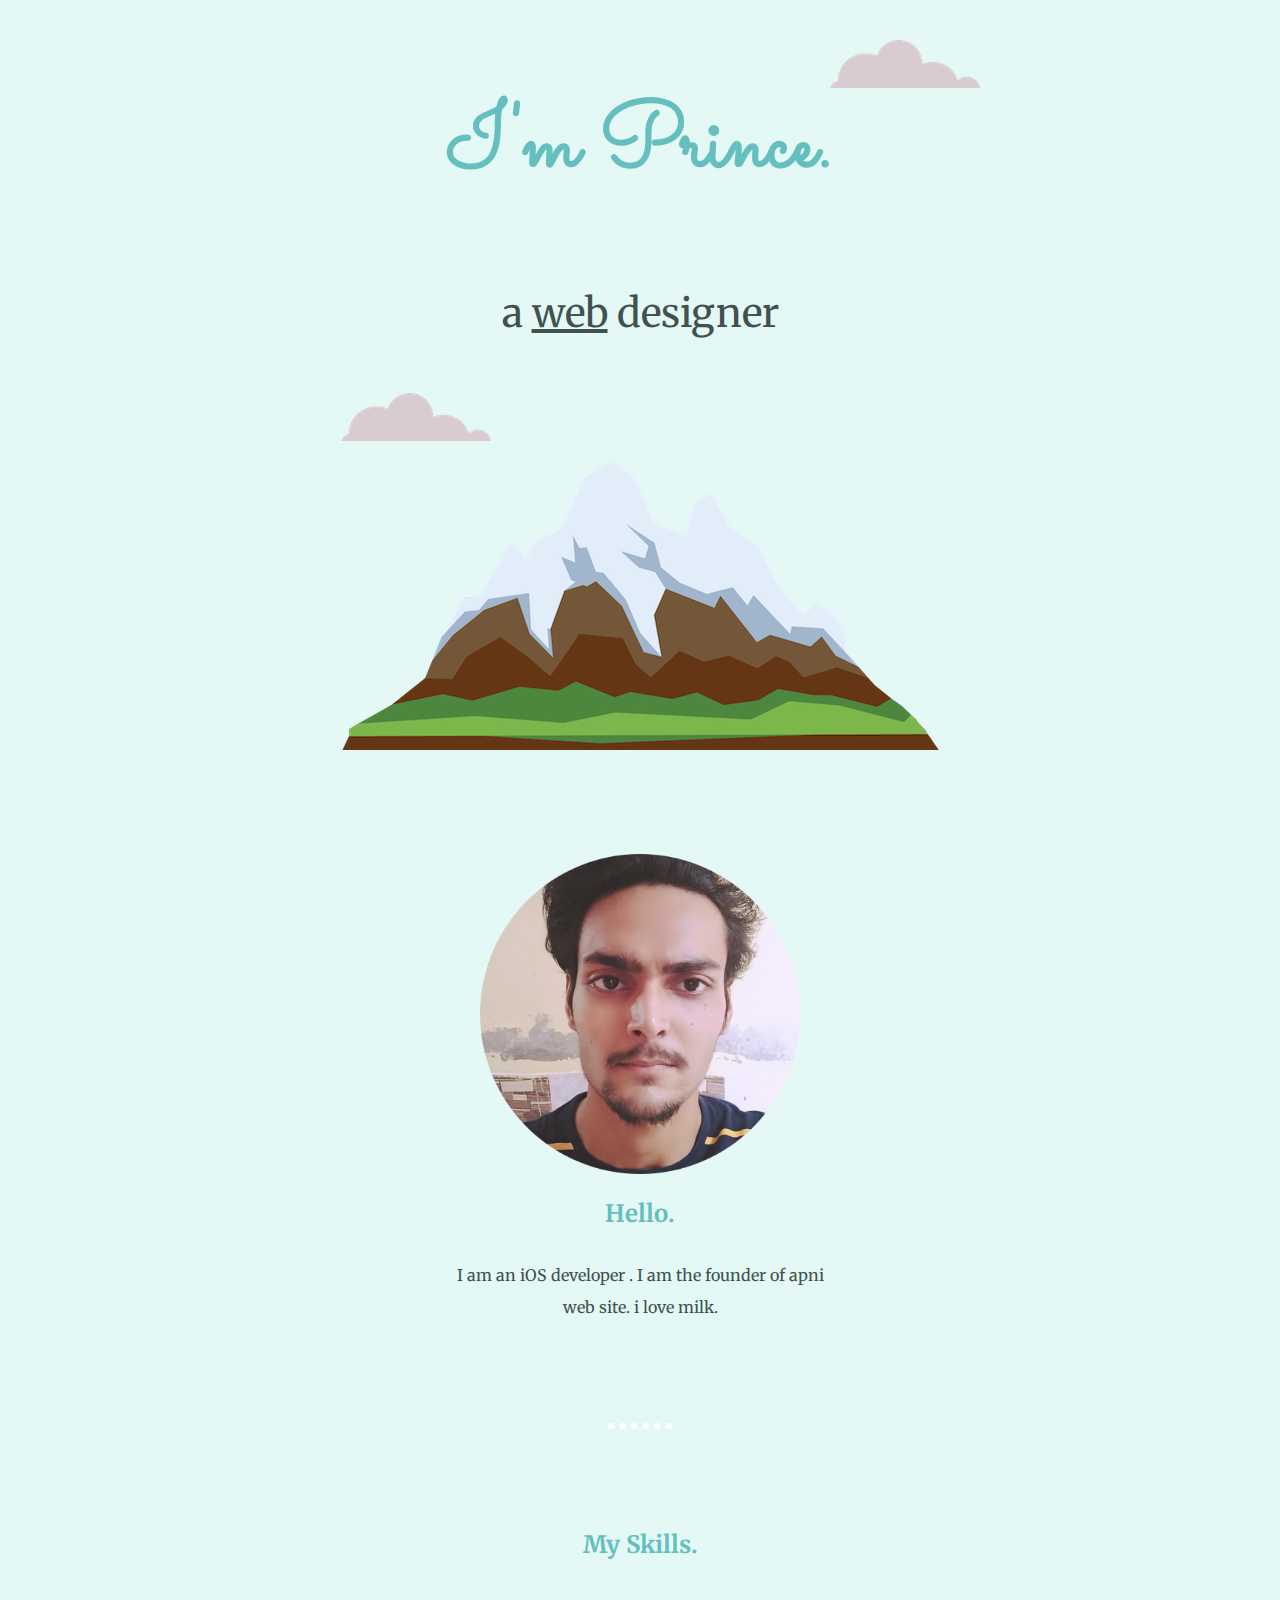
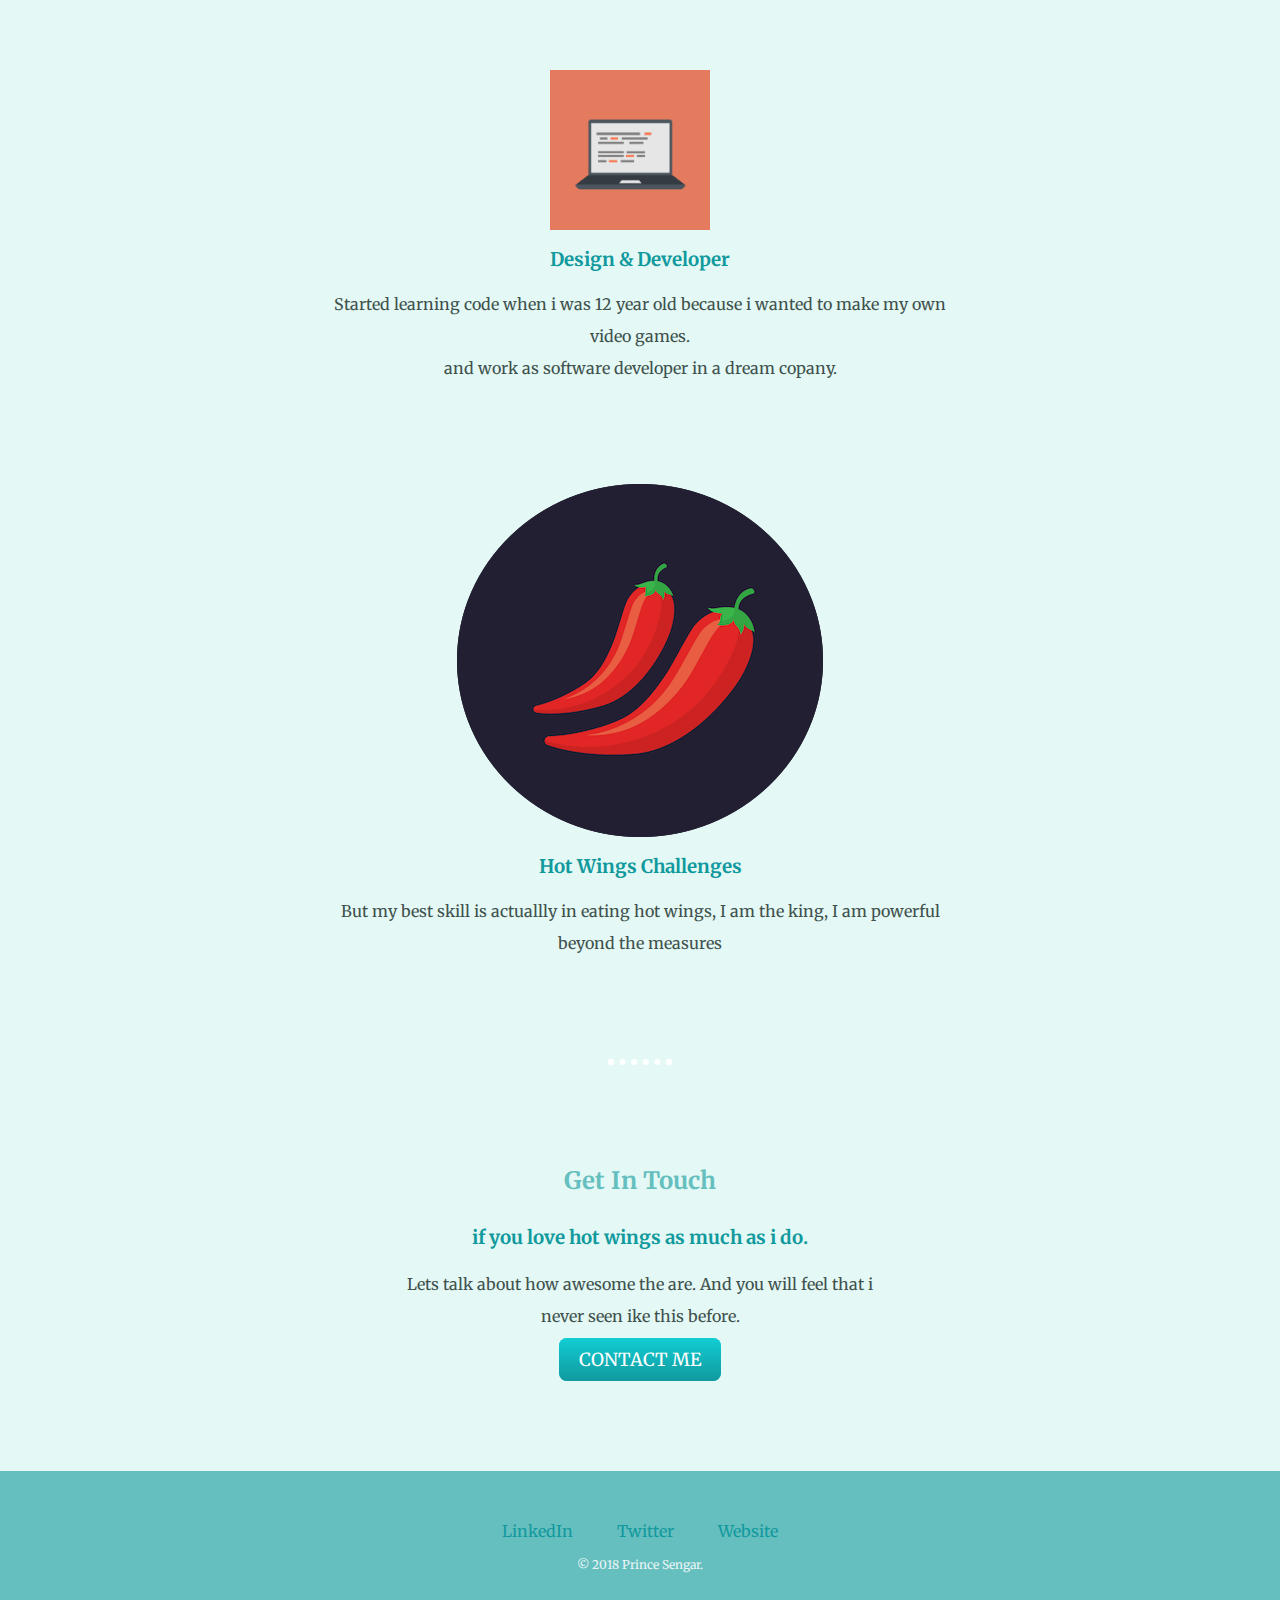
<file: index.html>
<!DOCTYPE html>
<html lang="en" dir="ltr">
  <head>
    <meta charset="utf-8">
    <title>Prince Sengar</title>
    <link rel="stylesheet" href="css/style.css">
    <link rel="icon" href="favicon.ico">
    <link rel="preconnect" href="https://fonts.gstatic.com">
<link href="https://fonts.googleapis.com/css2?family=Merriweather:wght@300&family=Sacramento&display=swap" rel="stylesheet">
  </head>
  <body>
    <div class="topcontainer">
      <img src="images/cloud.png" alt=""class="topcloud">
      <h1>I'm Prince.</h1>
      <p class="power">a <span class="deco">web</span> designer</p>
      <img src="images/cloud.png" alt=""class="bottomcloud">
      <img src="images/mountain.png" alt="">

      <div class="middle-container">
        <div class="profile">
          <img src="images/circle-cropped.png" alt=""class="code-img">
          <h2>Hello.</h2>
          <p class="intro">I am an iOS developer .  I am the founder of apni web site. i love milk.</p>
        </div>
        <hr>
        <div class="skills">
          <h2>My Skills.</h2>
          <div class="skill-row">
            <img class="skill-img" src="images/computer.png" alt="">
            <h3>Design & Developer</h3>
            <p class="code-skill-dis">Started learning code when i was 12 year old because i wanted to make my own video games.<br>and work as software developer in a dream copany.</p>
          </div>
          <div class="skill-row">
            <img class="" src="images/chillies.png" alt="">
            <h3>Hot Wings Challenges</h3>
            <p class="chilli-skill-dis">But my best skill is actuallly in eating hot wings, I am the king, I am powerful beyond the measures</p>
          </div>
        </div>
        <hr>
        <div class="contact-me">
          <h2>Get In Touch</h2>
          <h3> if you love hot wings as much as i do.</h3>
          <p>Lets talk about how awesome the are. And you will feel that i never seen ike this before.</p>
          <a class="btn" href="mailto:name@email.com">CONTACT ME</a>
        </div>
      </div>


      <div class="bottom-container">
        <a class="footer-link" href="https://www.linkedin.com/">LinkedIn</a>
        <a class="footer-link" href="https://twitter.com/">Twitter</a>
        <a class="footer-link" href="https://www.appbrewery.co/">Website</a>
        <p class="copyright">© 2018 Prince Sengar.</p>
      </div>



  </body>
</html>
</file>
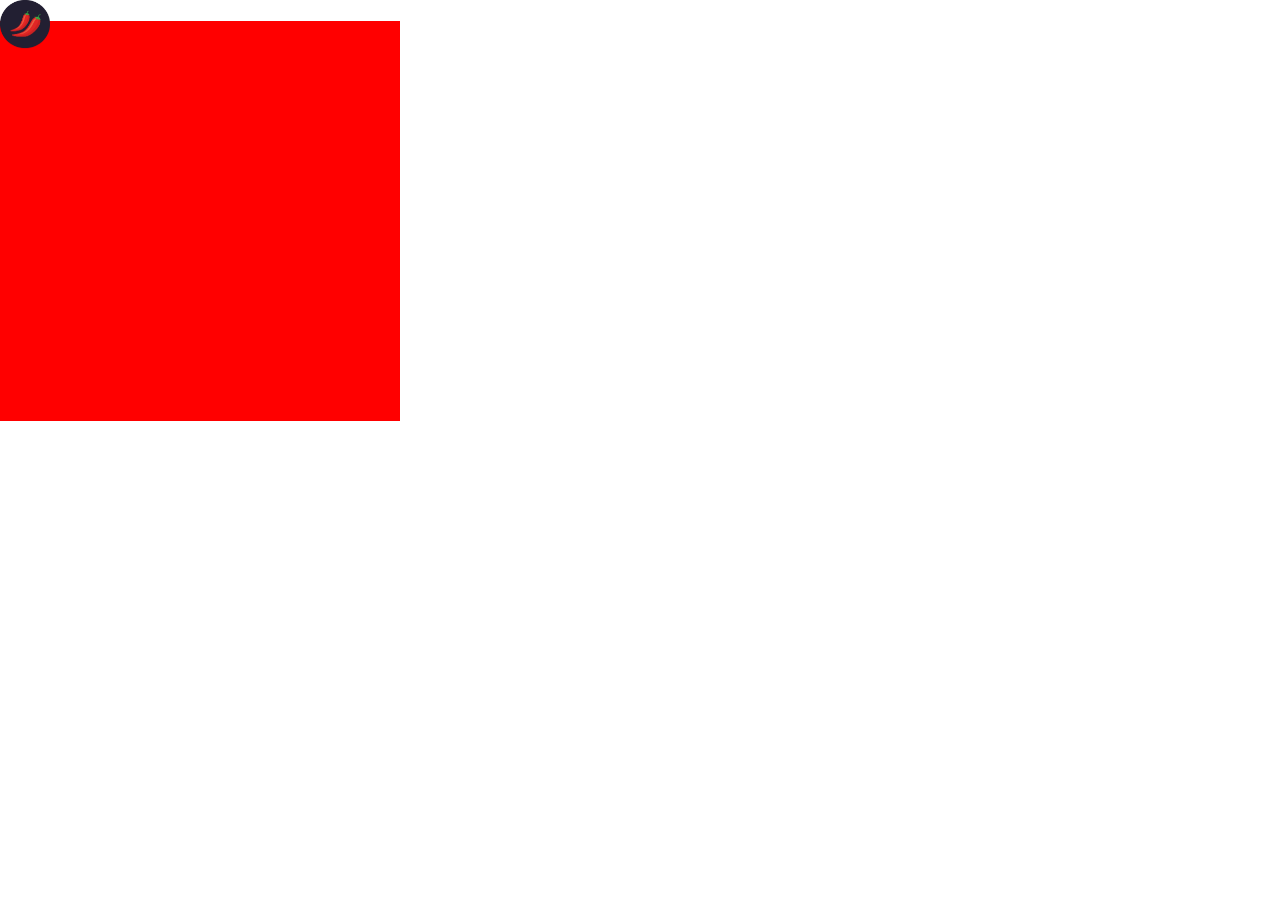
<file: index2.html>
<!DOCTYPE html>
<html lang="en" dir="ltr">
  <head>
    <meta charset="utf-8">
    <title></title>
    <link rel="stylesheet" href="css/style1.css">
  </head>
  <body>
    <div class="red">
      <img src="images/chillies.png" alt=""class="imgp">


    </div>
    <h1>hello
    </h1>
    <h1>hello
    </h1>

    <h1>hello
    </h1>

    <h1>hello
    </h1>

    <h1>hello
    </h1>

    <h1>hello
    </h1>

    




  </body>
</html>
</file>
<file: css/style.css>
div{
  background: #E4F9F5;

}
a{
  color: #11999e;
  font-family: Merriweather,serif;
  margin:10px 20px;
  text-decoration:none;


}
.copyright{
  color:#EAF6F6;
  font-size: 0.75rem;
}
body{
  color: #40514E;
  margin: 0;
  text-align: center;
  font-family: Merriweather,serif;

}
a:hover{
  color:#EAF6F6;
}
.bottom-container{
  background-color: #66BFBF;
  padding: 50px 0 20px;
}
h1{
  color: #66BFBF;
  margin-top: 50px auto 0 auto;
  font-family: 'Sacramento', cursive;
  font-size: 5.65rem;




}
.intro{
  width: 30%;
  margin:auto;
}
.middle-container{
  margin: 100px 0;
}
p{
  font-weight: normal;
}
h2{
  color: #66BFBF;
  padding-bottom: 10px;
}
h3{
  color: #11999E;
}
.power{
  font-size: 2.5rem;
}
.topcontainer{
  position: relative;
  padding-top: 20px;

}
.code-img{
  width: 25%;
  float:
}

.deco{
  text-decoration: underline;
}
.contact-me{
  width: 40%;
  margin:40px auto 60px;
}
hr{
  border:dotted white 6px;
  border-bottom:none;
  width: 4%;
  margin:100px auto;
}
.bottomcloud{
  position: absolute;
  left: 250px
  bottom:300px;
}

.topcloud{
  position: absolute;
  right: 300px;
  top: 40px;
}
.skill-row{
  width: 50%;

  margin:100px auto 100px auto;
  line-height: 1;
}
.skill-img{

  width: 25%;
  margin-right: 20px;


}
p{
  line-height: 2;
}
.btn {
  background: #11cdd4;
  background-image: -webkit-linear-gradient(top, #11cdd4, #11999e);
  background-image: -moz-linear-gradient(top, #11cdd4, #11999e);
  background-image: -ms-linear-gradient(top, #11cdd4, #11999e);
  background-image: -o-linear-gradient(top, #11cdd4, #11999e);
  background-image: linear-gradient(to bottom, #11cdd4, #11999e);
  -webkit-border-radius: 8;
  -moz-border-radius: 8;
  border-radius: 8px;
    font-family: Merriweather,serif;
  color: #ffffff;
  font-size: 18px;
  padding: 10px 20px 10px 20px;
  text-decoration: none;
}

.btn:hover {
  background: #30e3cb;
  background-image: -webkit-linear-gradient(top, #30e3cb, #2bc4ad);
  background-image: -moz-linear-gradient(top, #30e3cb, #2bc4ad);
  background-image: -ms-linear-gradient(top, #30e3cb, #2bc4ad);
  background-image: -o-linear-gradient(top, #30e3cb, #2bc4ad);
  background-image: linear-gradient(to bottom, #30e3cb, #2bc4ad);
  text-decoration: none;
}
</file>
<file: css/style1.css>
html,body{
  margin:0;
  padding: 0;

}
.red{
  background-color: red;
  width:400px;
  height: 400px;
  position: absolute;

}
.imgp{
  position:fixed;

  width: 50px;


  top: 0
}
</file>
